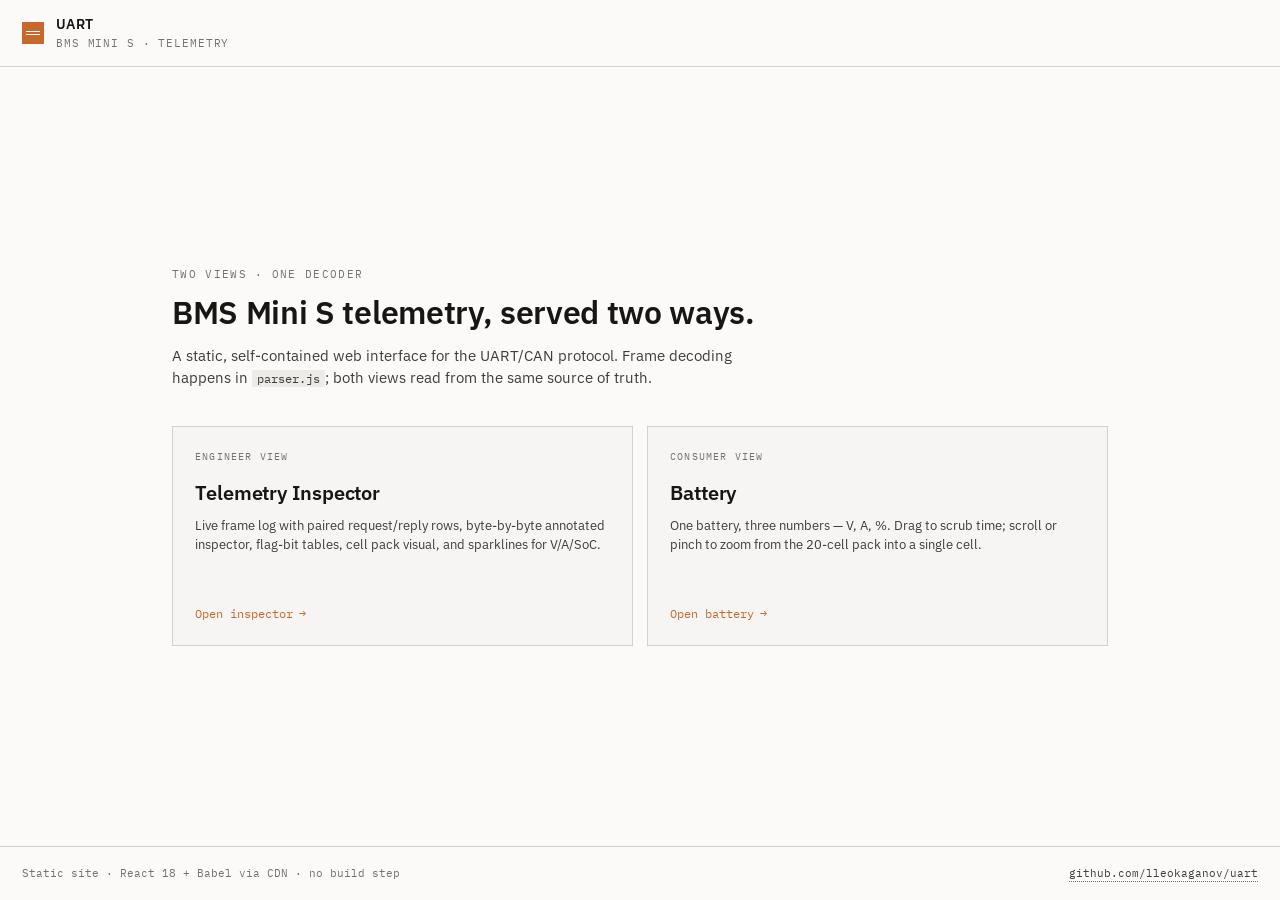
<file: index.html>
<!doctype html>
<html lang="en">
<head>
<meta charset="utf-8" />
<meta name="viewport" content="width=device-width, initial-scale=1" />
<title>UART · BMS Mini S</title>
<link rel="preconnect" href="https://fonts.googleapis.com" />
<link rel="preconnect" href="https://fonts.gstatic.com" crossorigin />
<link href="https://fonts.googleapis.com/css2?family=IBM+Plex+Mono:wght@400;500;600&family=IBM+Plex+Sans:wght@400;500;600;700&display=swap" rel="stylesheet" />
<style>
  :root {
    --accent: oklch(0.62 0.14 50);
    --bg:    oklch(0.985 0.003 80);
    --bg-2:  oklch(0.97 0.003 80);
    --bg-3:  oklch(0.94 0.004 80);
    --line:  oklch(0.86 0.005 80);
    --fg:    oklch(0.20 0.008 60);
    --fg-2:  oklch(0.36 0.008 60);
    --fg-3:  oklch(0.55 0.006 60);
    --mono:  'IBM Plex Mono', ui-monospace, Menlo, monospace;
    --sans:  'IBM Plex Sans', ui-sans-serif, system-ui, sans-serif;
  }
  * { box-sizing: border-box; }
  html, body { margin: 0; padding: 0; background: var(--bg); color: var(--fg); }
  body {
    font-family: var(--sans);
    font-size: 14px;
    line-height: 1.5;
    min-height: 100vh;
    display: flex;
    flex-direction: column;
  }
  ::selection { background: var(--accent); color: #fff; }

  .top {
    display: flex; align-items: center; gap: 12px;
    padding: 14px 22px;
    border-bottom: 1px solid var(--line);
  }
  .brand-mark {
    width: 22px; height: 22px;
    background: var(--accent);
    position: relative;
  }
  .brand-mark::before, .brand-mark::after {
    content: ''; position: absolute; left: 4px; right: 4px; height: 1px; background: #fff;
  }
  .brand-mark::before { top: 9px; }
  .brand-mark::after  { top: 12px; }
  .brand-name { font-weight: 600; letter-spacing: 0.02em; }
  .brand-sub  { font-size: 11px; color: var(--fg-3); font-family: var(--mono); text-transform: uppercase; letter-spacing: 0.08em; }

  main {
    flex: 1;
    display: flex;
    flex-direction: column;
    justify-content: center;
    padding: 48px 22px;
    max-width: 980px;
    width: 100%;
    margin: 0 auto;
  }
  .lede {
    font-size: 11px;
    color: var(--fg-3);
    font-family: var(--mono);
    text-transform: uppercase;
    letter-spacing: 0.12em;
    margin-bottom: 10px;
  }
  h1 {
    font-size: 32px;
    font-weight: 600;
    letter-spacing: -0.01em;
    margin: 0 0 14px;
    line-height: 1.2;
  }
  .sub {
    font-size: 15px;
    color: var(--fg-2);
    max-width: 620px;
    margin: 0 0 36px;
  }

  .grid {
    display: grid;
    grid-template-columns: repeat(auto-fit, minmax(280px, 1fr));
    gap: 14px;
  }
  a.card {
    display: flex; flex-direction: column;
    padding: 22px;
    background: var(--bg-2);
    border: 1px solid var(--line);
    color: var(--fg);
    text-decoration: none;
    transition: border-color 0.15s, background 0.15s, transform 0.15s;
    min-height: 220px;
  }
  a.card:hover {
    border-color: var(--accent);
    background: var(--bg);
    transform: translateY(-1px);
  }
  .tag {
    font-family: var(--mono); font-size: 10px;
    color: var(--fg-3);
    text-transform: uppercase; letter-spacing: 0.12em;
    margin-bottom: 14px;
  }
  .card h2 {
    margin: 0 0 8px;
    font-size: 20px;
    font-weight: 600;
    letter-spacing: -0.005em;
  }
  .card p {
    margin: 0 0 auto;
    color: var(--fg-2);
    font-size: 13px;
  }
  .arrow {
    margin-top: 22px;
    font-family: var(--mono);
    font-size: 12px;
    color: var(--accent);
    display: inline-flex; align-items: center; gap: 6px;
  }
  .arrow::after { content: '→'; transition: transform 0.15s; }
  a.card:hover .arrow::after { transform: translateX(3px); }

  footer {
    padding: 18px 22px;
    border-top: 1px solid var(--line);
    font-family: var(--mono);
    font-size: 11px;
    color: var(--fg-3);
    display: flex; justify-content: space-between; gap: 12px;
    flex-wrap: wrap;
  }
  footer a { color: var(--fg-2); text-decoration: none; border-bottom: 1px dotted var(--fg-3); }
  footer a:hover { color: var(--accent); border-color: var(--accent); }
</style>
</head>
<body>

<header class="top">
  <div class="brand-mark"></div>
  <div>
    <div class="brand-name">UART</div>
    <div class="brand-sub">BMS Mini S · Telemetry</div>
  </div>
</header>

<main>
  <div class="lede">Two views · one decoder</div>
  <h1>BMS Mini S telemetry, served two ways.</h1>
  <p class="sub">
    A static, self-contained web interface for the UART/CAN protocol.
    Frame decoding happens in <code style="font-family:var(--mono);font-size:12px;background:var(--bg-3);padding:1px 5px;border-radius:2px;">parser.js</code>; both views read from the same source of truth.
  </p>

  <div class="grid">
    <a class="card" href="inspector.html">
      <div class="tag">Engineer view</div>
      <h2>Telemetry Inspector</h2>
      <p>Live frame log with paired request/reply rows, byte-by-byte annotated inspector, flag-bit tables, cell pack visual, and sparklines for V/A/SoC.</p>
      <span class="arrow">Open inspector</span>
    </a>

    <a class="card" href="battery.html">
      <div class="tag">Consumer view</div>
      <h2>Battery</h2>
      <p>One battery, three numbers — V, A, %. Drag to scrub time; scroll or pinch to zoom from the 20-cell pack into a single cell.</p>
      <span class="arrow">Open battery</span>
    </a>
  </div>
</main>

<footer>
  <span>Static site · React 18 + Babel via CDN · no build step</span>
  <a href="https://github.com/lleokaganov/uart">github.com/lleokaganov/uart</a>
</footer>

</body>
</html>
</file>
